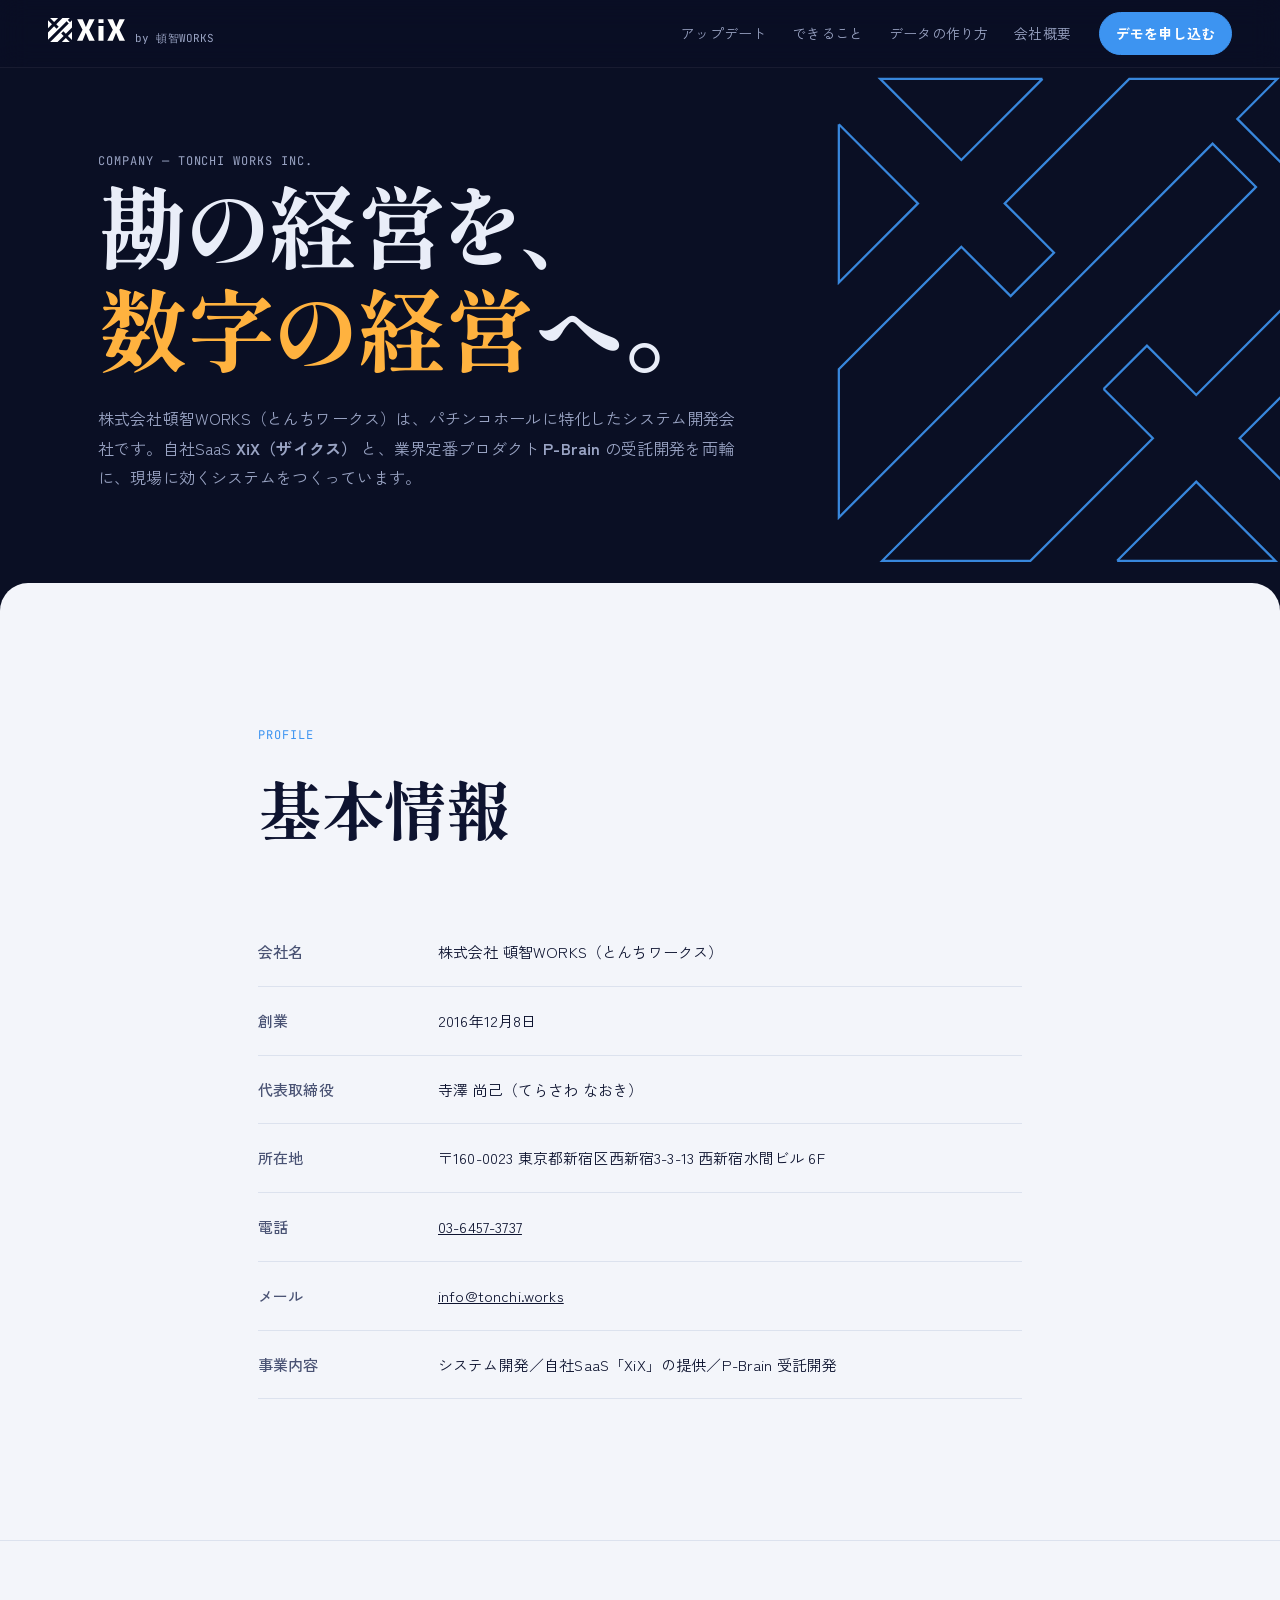
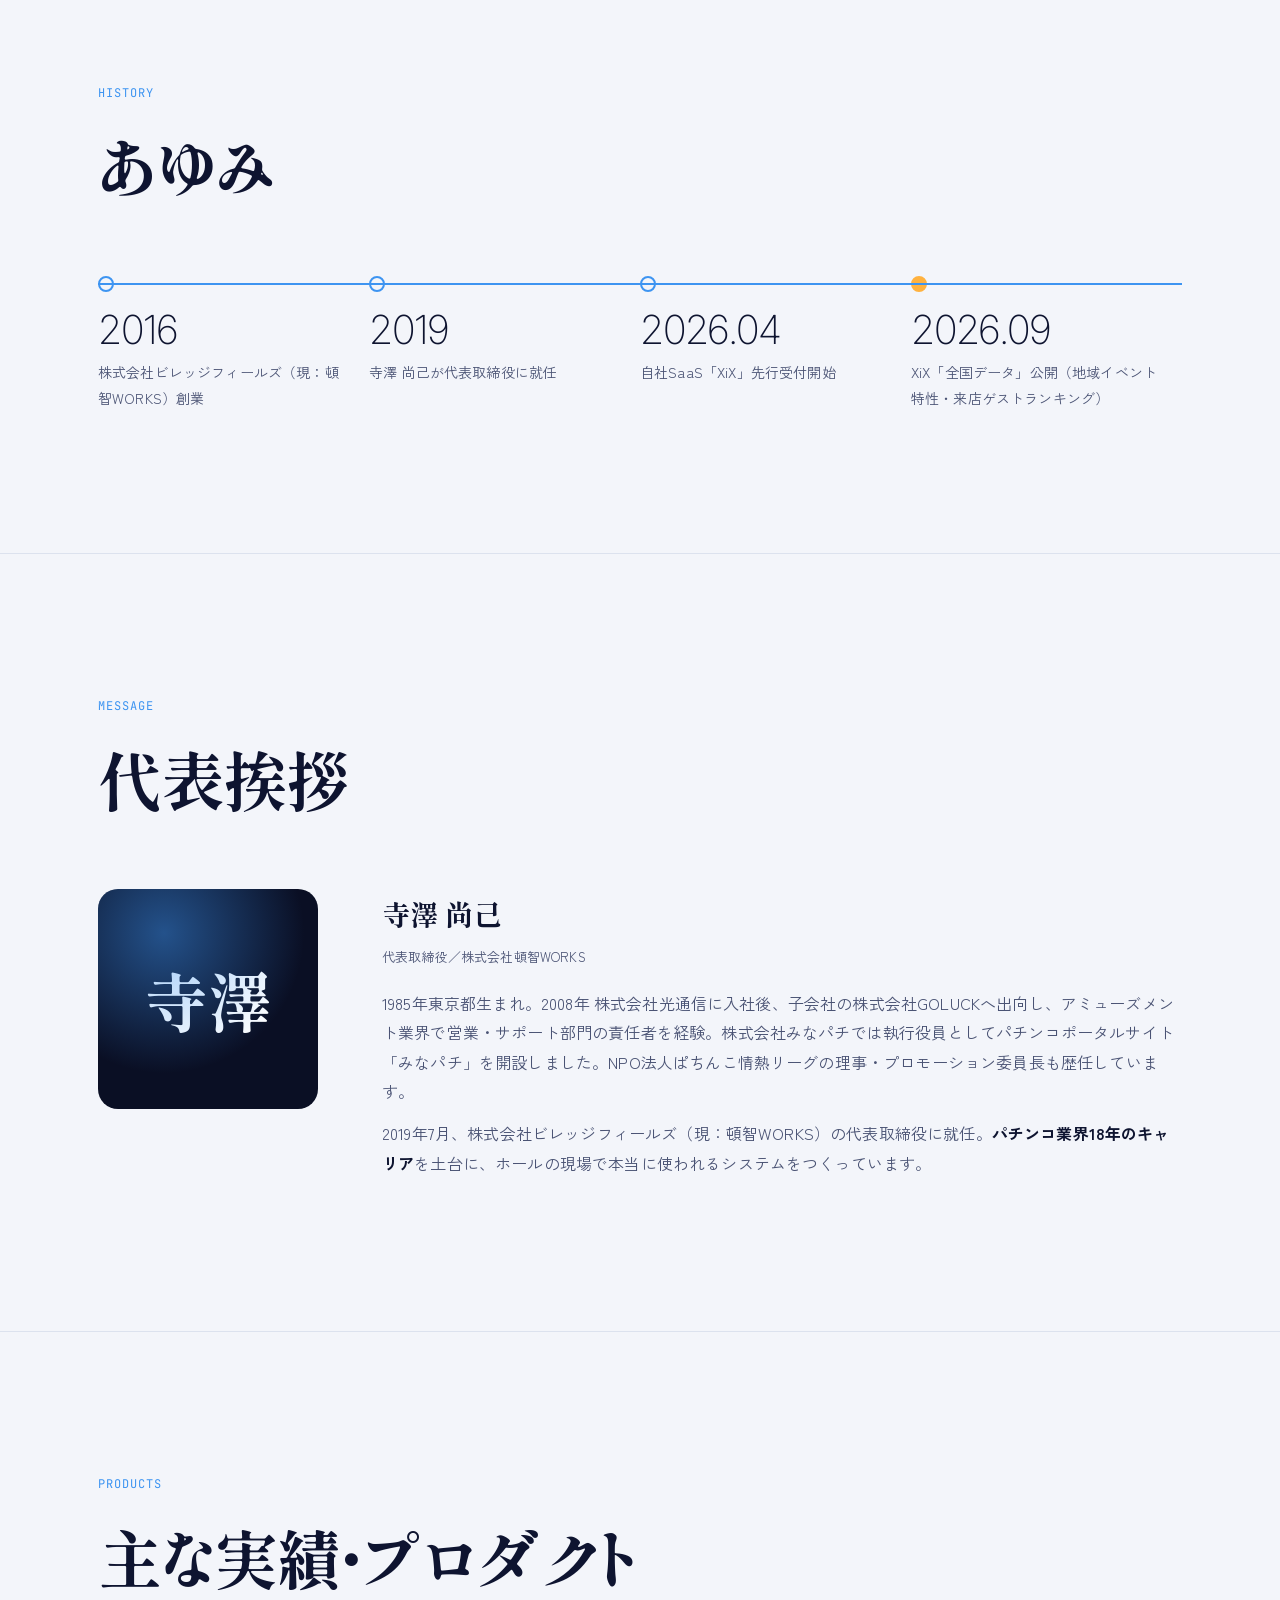
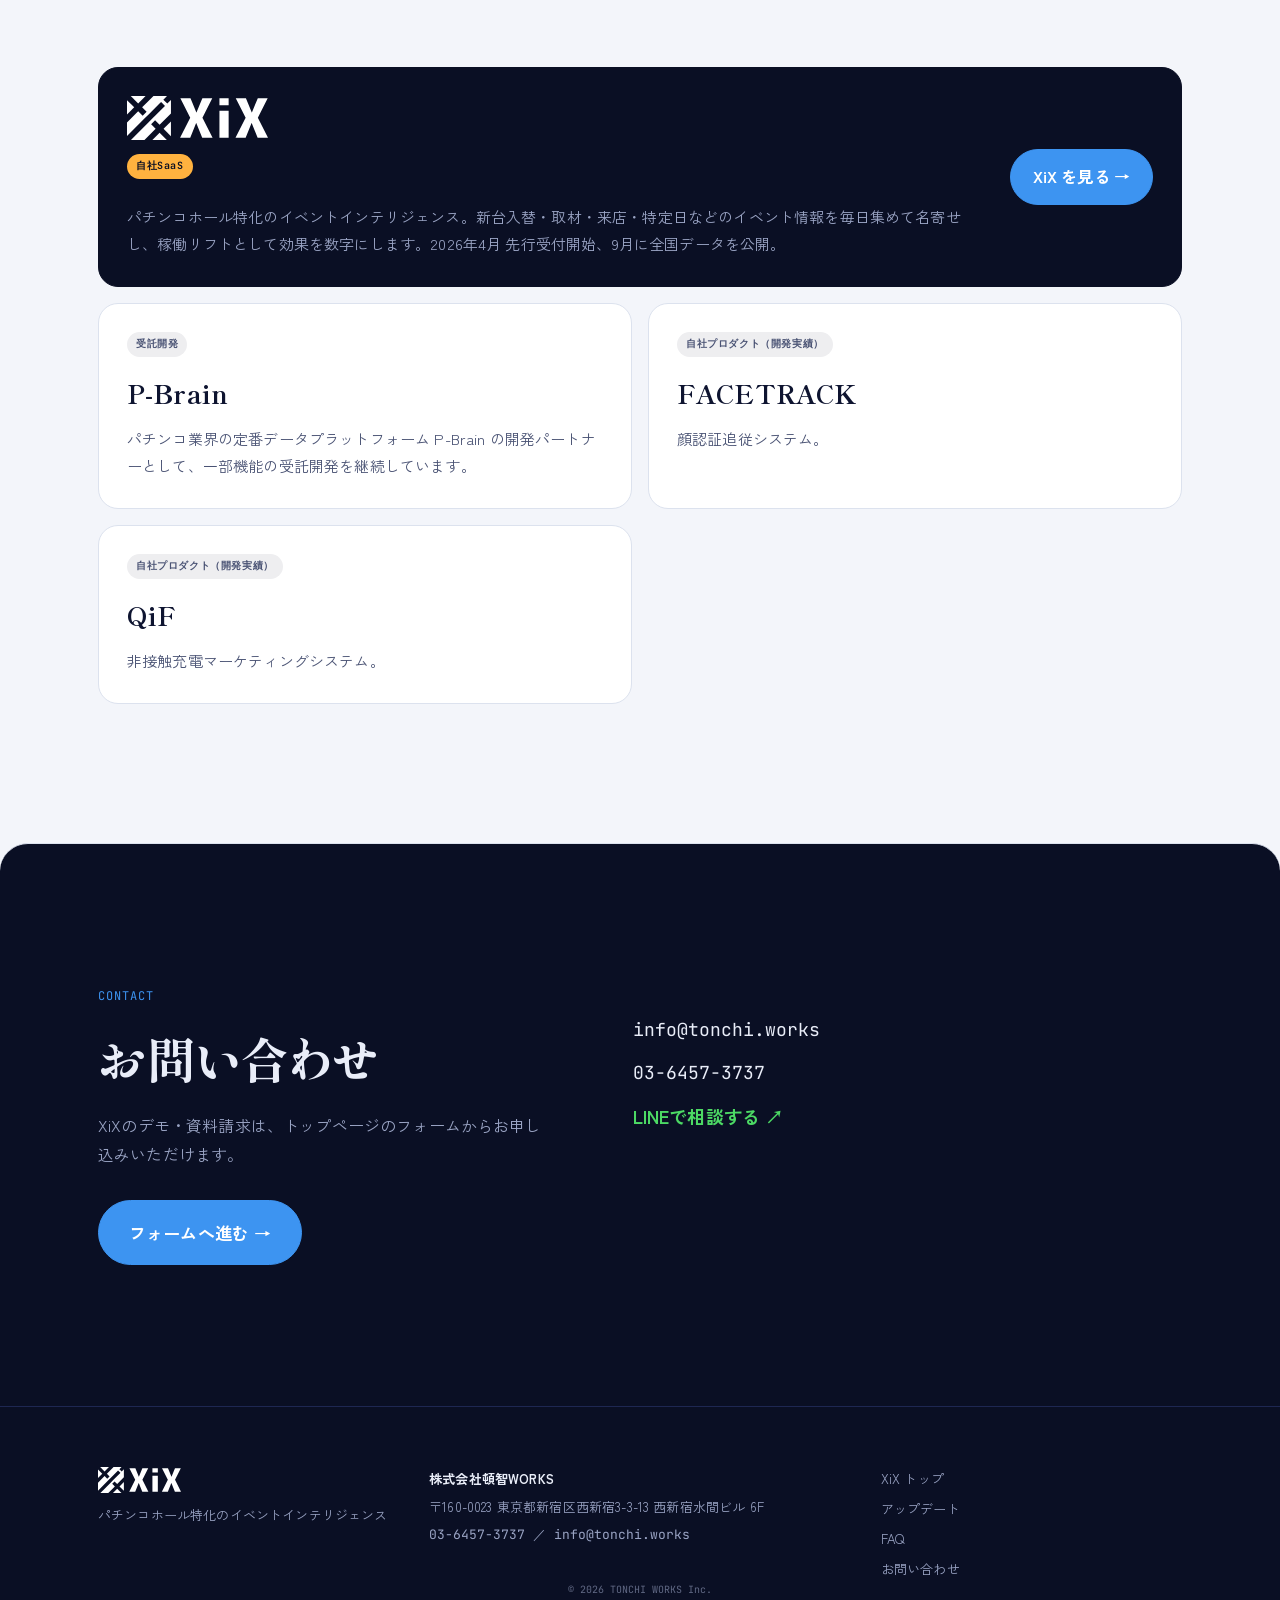
<file: about/index.html>
<!DOCTYPE html>
<html lang="ja">
<head>
<meta charset="UTF-8">
<meta name="viewport" content="width=device-width, initial-scale=1">
<title>会社概要｜株式会社頓智WORKS</title>
<meta name="description" content="株式会社頓智WORKSは、パチンコホールに特化したシステム開発会社です。自社SaaS「XiX」と、P-Brainの受託開発を両輪に、現場に効くシステムをつくっています。">
<meta name="theme-color" content="#0A0F24">
<link rel="icon" href="../img/favicon.svg" type="image/svg+xml">
<link rel="preconnect" href="https://fonts.googleapis.com">
<link rel="preconnect" href="https://fonts.gstatic.com" crossorigin>
<link href="https://fonts.googleapis.com/css2?family=Inter+Tight:wght@200;300;500;700&family=JetBrains+Mono:wght@400;600&family=Shippori+Mincho+B1:wght@500;700;800&family=Zen+Kaku+Gothic+New:wght@400;500;700&display=swap" rel="stylesheet">
<link rel="stylesheet" href="../css/style.css?v=1790474391">
<style>
  .co-hero { padding: 150px 0 90px; position: relative; overflow: hidden; }
  .co-hero h1 { font-family: var(--f-display); font-weight: 800; font-size: clamp(40px, 7vw, 96px); line-height: 1.15; letter-spacing: -.02em; margin: 0 0 26px; }
  .co-hero h1 em { font-style: normal; color: var(--amber); }
  .co-hero p { max-width: 640px; color: var(--on-ink-sub); margin: 0; }
  .co-mark { position: absolute; right: -60px; top: 60px; width: min(46vw, 520px); color: var(--ink-3); opacity: .9; pointer-events: none; }
  .co-mark polygon { fill: none; stroke: var(--signal); stroke-width: 1.2; }
  .co-table { width: 100%; border-collapse: collapse; }
  .co-table th, .co-table td { text-align: left; vertical-align: top; padding: 20px 0; border-bottom: 1px solid var(--line); font-size: 15px; }
  .co-table th { width: 180px; color: var(--sub); font-weight: 500; }
  .ceo { display: grid; grid-template-columns: 220px 1fr; gap: clamp(24px, 5vw, 64px); align-items: start; }
  .ceo-mono { aspect-ratio: 1; border-radius: 20px; background: var(--ink); color: #fff; display: grid; place-items: center; font-family: var(--f-display); font-size: 64px; font-weight: 800; position: relative; overflow: hidden; }
  .ceo-mono::after { content: ""; position: absolute; inset: 0; background: radial-gradient(circle at 30% 20%, rgba(61,148,241,.5), transparent 60%); }
  .ceo h3 { font-family: var(--f-display); font-size: 28px; margin: 0 0 4px; }
  .ceo .role { color: var(--sub); font-size: 13px; margin: 0 0 20px; }
  .ceo p { color: var(--sub); margin: 0 0 12px; }
  .ceo b { color: var(--text); }
  .tl { list-style: none; margin: 0; padding: 0; display: grid; grid-template-columns: repeat(4, 1fr); position: relative; }
  .tl::before { content: ""; position: absolute; left: 0; right: 0; top: 7px; height: 2px; background: var(--line); }
  .tl::after { content: ""; position: absolute; left: 0; top: 7px; height: 2px; background: var(--signal); width: 0; transition: width 2.2s cubic-bezier(.2,.8,.2,1); }
  .tl.in::after { width: 100%; }
  .tl li { position: relative; padding: 34px 20px 0 0; }
  .tl li::before { content: ""; position: absolute; left: 0; top: 0; width: 16px; height: 16px; border-radius: 50%; background: var(--paper); border: 2px solid var(--signal); }
  .tl li:last-child::before { background: var(--amber); border-color: var(--amber); }
  .tl time { font-family: var(--f-num); font-weight: 200; font-size: 40px; letter-spacing: -.03em; display: block; line-height: 1; margin-bottom: 10px; }
  .tl p { margin: 0; color: var(--sub); font-size: 14px; }
  .prods { display: grid; grid-template-columns: repeat(2, 1fr); gap: 16px; }
  .prod { background: var(--card); border: 1px solid var(--line); border-radius: 20px; padding: 28px; }
  .prod .tag { margin-bottom: 12px; }
  .prod h3 { font-family: var(--f-display); font-size: 26px; margin: 0 0 8px; }
  .prod p { margin: 0; color: var(--sub); font-size: 15px; }
  .prod.main { grid-column: span 2; background: var(--ink); color: var(--on-ink); border-color: var(--ink); display: grid; grid-template-columns: 1fr auto; gap: 24px; align-items: center; }
  .prod.main p { color: var(--on-ink-sub); }
  .prod.main img { height: 44px; width: auto; filter: invert(1); margin-bottom: 14px; }
  @media (max-width: 800px) {
    .ceo { grid-template-columns: 1fr; } .ceo-mono { max-width: 160px; }
    .tl { grid-template-columns: 1fr 1fr; row-gap: 30px; } .tl::before, .tl::after { display: none; }
    .prods { grid-template-columns: 1fr; } .prod.main { grid-column: auto; grid-template-columns: 1fr; }
    .co-table th { width: 110px; }
  }
</style>
</head>
<body>
<a class="skip" href="#main">本文へスキップ</a>
<header class="nav solid" id="nav">
  <a class="nav-brand" href="../" aria-label="XiX トップへ">
    <img src="../img/xix-logo.svg" alt="XiX" class="nav-logo">
    <span class="nav-by">by 頓智WORKS</span>
  </a>
  <nav class="nav-links" aria-label="サイト内">
    <a href="../#updates">アップデート</a>
    <a href="../#features">できること</a>
    <a href="../#how">データの作り方</a>
    <a href="./" aria-current="page">会社概要</a>
  </nav>
  <a class="btn btn-sm" href="../#contact">デモを申し込む</a>
</header>

<main id="main">
  <section class="co-hero">
    <div class="wrap">
      <p class="eyebrow mono">Company — TONCHI WORKS Inc.</p>
      <h1>勘の経営を、<br><em>数字の経営</em>へ。</h1>
      <p>株式会社頓智WORKS（とんちワークス）は、パチンコホールに特化したシステム開発会社です。自社SaaS <b>XiX（ザイクス）</b> と、業界定番プロダクト <b>P-Brain</b> の受託開発を両輪に、現場に効くシステムをつくっています。</p>
    </div>
    <svg class="co-mark" viewBox="-10 -10 276 276" aria-hidden="true">
      <polygon points="108.1 0 21.93 0 65.01 43.09 108.1 0"/><polygon points="0 24.12 0 108.1 41.99 66.11 0 24.12"/><polygon points="255.81 233.88 255.81 147.7 212.72 190.79 255.81 233.88"/><polygon points="140.51 164.63 163.53 141.6 189.7 167.77 255.81 101.66 255.81 23.02 234.54 44.28 211.52 21.26 232.78 0 154.14 0 88.03 66.11 114.2 92.28 91.18 115.3 65.01 89.13 0 154.14 0 232.79 104.33 128.45 104.33 128.45 127.35 105.43 127.35 105.43 198.37 34.42 221.39 57.44 220.83 58 150.38 128.45 127.35 151.47 56.12 222.7 56.13 222.7 23.02 255.81 101.66 255.81 166.67 190.79 140.51 164.63"/><polygon points="147.7 255.81 231.69 255.81 189.7 213.81 147.7 255.81"/>
    </svg>
  </section>

  <div class="paper">
    <section class="sec">
      <div class="wrap wrap-narrow">
        <header class="sec-head"><p class="eyebrow mono">Profile</p><h2 class="sec-title">基本情報</h2></header>
        <table class="co-table">
          <tr><th>会社名</th><td>株式会社 頓智WORKS（とんちワークス）</td></tr>
          <tr><th>創業</th><td>2016年12月8日</td></tr>
          <tr><th>代表取締役</th><td>寺澤 尚己（てらさわ なおき）</td></tr>
          <tr><th>所在地</th><td>〒160-0023 東京都新宿区西新宿3-3-13 西新宿水間ビル 6F</td></tr>
          <tr><th>電話</th><td><a href="tel:03-6457-3737">03-6457-3737</a></td></tr>
          <tr><th>メール</th><td><a href="mailto:info@tonchi.works">info@tonchi.works</a></td></tr>
          <tr><th>事業内容</th><td>システム開発／自社SaaS「XiX」の提供／P-Brain 受託開発</td></tr>
        </table>
      </div>
    </section>

    <section class="sec">
      <div class="wrap">
        <header class="sec-head"><p class="eyebrow mono">History</p><h2 class="sec-title">あゆみ</h2></header>
        <ol class="tl" id="tl">
          <li><time>2016</time><p>株式会社ビレッジフィールズ（現：頓智WORKS）創業</p></li>
          <li><time>2019</time><p>寺澤 尚己が代表取締役に就任</p></li>
          <li><time>2026.04</time><p>自社SaaS「XiX」先行受付開始</p></li>
          <li><time>2026.09</time><p>XiX「全国データ」公開（地域イベント特性・来店ゲストランキング）</p></li>
        </ol>
      </div>
    </section>

    <section class="sec">
      <div class="wrap">
        <header class="sec-head"><p class="eyebrow mono">Message</p><h2 class="sec-title">代表挨拶</h2></header>
        <div class="ceo">
          <div class="ceo-mono" aria-hidden="true">寺澤</div>
          <div>
            <h3>寺澤 尚己</h3>
            <p class="role">代表取締役／株式会社頓智WORKS</p>
            <p>1985年東京都生まれ。2008年 株式会社光通信に入社後、子会社の株式会社GOLUCKへ出向し、アミューズメント業界で営業・サポート部門の責任者を経験。株式会社みなパチでは執行役員としてパチンコポータルサイト「みなパチ」を開設しました。NPO法人ぱちんこ情熱リーグの理事・プロモーション委員長も歴任しています。</p>
            <p>2019年7月、株式会社ビレッジフィールズ（現：頓智WORKS）の代表取締役に就任。<b>パチンコ業界18年のキャリア</b>を土台に、ホールの現場で本当に使われるシステムをつくっています。</p>
          </div>
        </div>
      </div>
    </section>

    <section class="sec">
      <div class="wrap">
        <header class="sec-head"><p class="eyebrow mono">Products</p><h2 class="sec-title">主な実績・プロダクト</h2></header>
        <div class="prods">
          <div class="prod main">
            <div>
              <img src="../img/xix-logo.svg" alt="XiX">
              <span class="tag tag-new">自社SaaS</span>
              <p style="margin-top:12px">パチンコホール特化のイベントインテリジェンス。新台入替・取材・来店・特定日などのイベント情報を毎日集めて名寄せし、稼働リフトとして効果を数字にします。2026年4月 先行受付開始、9月に全国データを公開。</p>
            </div>
            <a class="btn" href="../">XiX を見る →</a>
          </div>
          <div class="prod"><span class="tag">受託開発</span><h3>P-Brain</h3><p>パチンコ業界の定番データプラットフォーム P-Brain の開発パートナーとして、一部機能の受託開発を継続しています。</p></div>
          <div class="prod"><span class="tag">自社プロダクト（開発実績）</span><h3>FACETRACK</h3><p>顔認証追従システム。</p></div>
          <div class="prod"><span class="tag">自社プロダクト（開発実績）</span><h3>QiF</h3><p>非接触充電マーケティングシステム。</p></div>
        </div>
      </div>
    </section>

    <section class="sec sec-contact">
      <div class="wrap contact-grid">
        <div class="contact-text">
          <p class="eyebrow mono">Contact</p>
          <h2 class="sec-title">お問い合わせ</h2>
          <p>XiXのデモ・資料請求は、トップページのフォームからお申し込みいただけます。</p>
          <a class="btn btn-lg" href="../#contact" style="margin-top:14px">フォームへ進む →</a>
        </div>
        <div class="contact-alt" style="font-size:18px">
          <a href="mailto:info@tonchi.works" class="mono">info@tonchi.works</a>
          <a href="tel:03-6457-3737" class="mono">03-6457-3737</a>
          <a href="https://lin.ee/xaWMqdW" target="_blank" rel="noopener" class="alt-line">LINEで相談する ↗</a>
        </div>
      </div>
    </section>
  </div>
</main>

<footer class="foot">
  <div class="wrap foot-grid">
    <div><img src="../img/xix-logo.svg" alt="XiX" class="foot-logo"><p>パチンコホール特化のイベントインテリジェンス</p></div>
    <div class="foot-co">
      <p><b>株式会社頓智WORKS</b></p>
      <p>〒160-0023 東京都新宿区西新宿3-3-13 西新宿水間ビル 6F</p>
      <p class="mono">03-6457-3737 ／ info@tonchi.works</p>
    </div>
    <nav class="foot-nav" aria-label="フッター"><a href="../">XiX トップ</a><a href="../#updates">アップデート</a><a href="../#faq">FAQ</a><a href="../#contact">お問い合わせ</a></nav>
  </div>
  <p class="foot-copy mono">© 2026 TONCHI WORKS Inc.</p>
</footer>
<script>
  // あゆみのレールを伸ばし、マークの線を描く
  (function () {
    var tl = document.getElementById('tl');
    if (!('IntersectionObserver' in window)) { tl.classList.add('in'); return; }
    new IntersectionObserver(function (es, io) { if (es[0].isIntersecting) { tl.classList.add('in'); io.disconnect(); } }, { threshold: .4 }).observe(tl);
    var reduce = matchMedia('(prefers-reduced-motion: reduce)').matches;
    document.querySelectorAll('.co-mark polygon').forEach(function (p, i) {
      var L = p.getTotalLength(); p.style.strokeDasharray = L; p.style.strokeDashoffset = reduce ? 0 : L;
      if (!reduce) { p.style.transition = 'stroke-dashoffset 2.4s cubic-bezier(.6,0,.2,1) ' + (i * .25) + 's'; requestAnimationFrame(function () { requestAnimationFrame(function () { p.style.strokeDashoffset = 0; }); }); }
    });
  })();
</script>
</body>
</html>
</file>
<file: css/style.css>
[hidden] { display: none !important; }
/* =========================================================
   XiX / tnc-works.com — 2026 秋リニューアル
   Tokens: ink(夜のホール) / signal(XiXブルー) / amber(イベントの点灯) / paper(整ったデータ)
   ========================================================= */
:root {
  --ink: #0A0F24;
  --ink-2: #131A3B;
  --ink-3: #1E2752;
  --signal: #3D94F1;
  --signal-soft: #A9CDF8;
  --amber: #FFB23F;
  --coral: #FF5A6E;
  --paper: #F3F5FA;
  --card: #FFFFFF;
  --line: #DCE2EE;
  --text: #0E1430;
  --muted: #8A93AD;
  --sub: #4A5374;
  --on-ink: #E9EDF8;
  --on-ink-sub: #9AA4C4;

  --f-display: "Shippori Mincho B1", "Hiragino Mincho ProN", "Yu Mincho", serif;
  --f-num: "Inter Tight", "Helvetica Neue", sans-serif;
  --f-body: "Zen Kaku Gothic New", "Hiragino Sans", "Yu Gothic", sans-serif;
  --f-mono: "JetBrains Mono", ui-monospace, "SFMono-Regular", monospace;

  --r: 14px;
  --ease: cubic-bezier(.2,.8,.2,1);
  --wrap: 1180px;
  --gutter: clamp(16px, 4vw, 48px);
}

*, *::before, *::after { box-sizing: border-box; }
html { -webkit-text-size-adjust: 100%; scroll-padding-top: 80px; }
body {
  margin: 0; background: var(--ink); color: var(--on-ink);
  font-family: var(--f-body); font-size: 16px; line-height: 1.85; letter-spacing: .01em; font-feature-settings: 'palt' 1;
  overflow-x: hidden;
}
img, svg { display: block; max-width: 100%; }
a { color: inherit; }
button { font: inherit; color: inherit; }
b { font-weight: 700; }
.mono { font-family: var(--f-mono); letter-spacing: 0; }
.dim { opacity: .6; }
.fine { display: block; font-size: 12px; color: var(--muted); line-height: 1.7; margin-top: 10px; }
.pc { display: none; }
@media (min-width: 900px) { .pc { display: inline; } }

.skip { position: absolute; left: -999px; top: 8px; z-index: 100; background: var(--amber); color: var(--ink); padding: 8px 14px; border-radius: 8px; }
.skip:focus { left: 8px; }
:focus-visible { outline: 3px solid var(--amber); outline-offset: 3px; border-radius: 6px; }

.wrap { max-width: var(--wrap); margin: 0 auto; padding: 0 var(--gutter); }
.wrap-narrow { max-width: 860px; }

/* ---------- buttons ---------- */
.btn {
  display: inline-flex; align-items: center; gap: .6em; justify-content: center;
  background: var(--signal); color: #fff; text-decoration: none; font-weight: 700;
  padding: 12px 22px; border-radius: 999px; border: 1.5px solid var(--signal);
  transition: transform .3s var(--ease), background .3s, box-shadow .3s;
  cursor: pointer; white-space: nowrap;
}
.btn:hover { transform: translateY(-2px); box-shadow: 0 10px 30px -10px rgba(61,148,241,.8); }
.btn .arr { transition: transform .3s var(--ease); }
.btn:hover .arr { transform: translateX(4px); }
.btn-sm { padding: 8px 16px; font-size: 14px; }
.btn-lg { padding: 16px 30px; font-size: 17px; }
.btn-block { width: 100%; }
.btn-ghost { background: transparent; color: inherit; border-color: currentColor; }
.btn-ghost:hover { background: rgba(255,255,255,.08); box-shadow: none; }
.paper .btn-ghost:hover { background: rgba(14,20,48,.05); }

/* ---------- nav ---------- */
.nav {
  position: fixed; inset: 0 0 auto 0; z-index: 50; height: 68px;
  display: flex; align-items: center; gap: 28px; padding: 0 var(--gutter);
  transition: background .4s, backdrop-filter .4s, color .4s, border-color .4s;
  border-bottom: 1px solid transparent;
}
.nav.solid { background: rgba(10,15,36,.72); backdrop-filter: blur(14px); -webkit-backdrop-filter: blur(14px); border-bottom-color: rgba(255,255,255,.06); }
.nav-brand { display: flex; align-items: baseline; gap: 10px; text-decoration: none; }
.nav-logo { height: 24px; width: auto; filter: invert(1); }
.nav-by { font-size: 11px; color: var(--on-ink-sub); font-family: var(--f-mono); }
.nav-links { display: flex; gap: 26px; margin-left: auto; font-size: 14px; }
.nav-links a { text-decoration: none; color: var(--on-ink-sub); transition: color .2s; }
.nav-links a:hover { color: #fff; }
.nav-toggle { display: none; margin-left: auto; width: 44px; height: 44px; background: none; border: 0; cursor: pointer; position: relative; }
.nav-toggle span { position: absolute; left: 11px; right: 11px; height: 2px; background: #fff; transition: transform .3s; }
.nav-toggle span:first-child { top: 17px; } .nav-toggle span:last-child { top: 26px; }
.nav-toggle[aria-expanded="true"] span:first-child { transform: translateY(4.5px) rotate(45deg); }
.nav-toggle[aria-expanded="true"] span:last-child { transform: translateY(-4.5px) rotate(-45deg); }
.drawer { position: fixed; inset: 68px 0 auto 0; z-index: 49; background: var(--ink); padding: 12px var(--gutter) 28px; display: grid; gap: 4px; border-bottom: 1px solid var(--ink-3); }
.drawer[hidden] { display: none; }
@media (min-width: 901px) { .drawer { display: none; } }
.drawer a { padding: 14px 0; text-decoration: none; border-bottom: 1px solid var(--ink-3); }
.drawer .btn { margin-top: 16px; border-bottom: 0; }
@media (max-width: 900px) {
  .nav-links, .nav > .btn-sm { display: none; }
  .nav-toggle { display: block; }
}

/* ---------- 3D stage ---------- */
.stage { position: fixed; inset: 0; z-index: 0; pointer-events: none; }
.stage canvas { width: 100%; height: 100%; display: block; }
.stage-vignette { position: absolute; inset: 0; background: radial-gradient(120% 90% at 70% 40%, transparent 40%, rgba(10,15,36,.75) 100%); }
main, .foot { position: relative; z-index: 1; }

/* ---------- hero ---------- */
.hero { min-height: 100svh; display: flex; align-items: center; padding: 110px var(--gutter) 90px; position: relative; }
.hero-inner { max-width: var(--wrap); margin: 0 auto; width: 100%; }
.eyebrow { font-size: 12px; font-weight: 400; letter-spacing: .08em; text-transform: uppercase; color: var(--signal); margin: 0 0 22px; display: flex; align-items: center; gap: 10px; }
.dot { width: 8px; height: 8px; border-radius: 50%; background: var(--amber); display: inline-block; }
.dot.live { box-shadow: 0 0 0 0 rgba(255,178,63,.7); animation: pulse 1.8s infinite; }
@keyframes pulse { 70% { box-shadow: 0 0 0 10px rgba(255,178,63,0); } 100% { box-shadow: 0 0 0 0 rgba(255,178,63,0); } }

.hero-title {
  font-family: var(--f-display); font-weight: 800; letter-spacing: -.02em; margin: 0 0 30px;
  font-size: clamp(42px, 8.4vw, 120px); line-height: 1.12; font-weight: 800; letter-spacing: -.03em;
}
.hero-title .line { display: block; overflow: hidden; padding-bottom: .04em; }
.hero-title .scramble { display: inline-block; }
.hero-title .accent { color: var(--amber); }
.scramble .ch { display: inline-block; font-weight: 800; transition: font-weight .35s cubic-bezier(.2,.8,.2,1), color .35s; }
.scramble .ch.noise { color: var(--signal); font-weight: 500; opacity: .6; transition: none; }
.hero-lead { max-width: 640px; font-size: clamp(15px, 1.6vw, 18px); color: var(--on-ink-sub); margin: 0 0 36px; }
.hero-lead b { color: var(--on-ink); }
.nowrap { white-space: nowrap; }
.hero-cta { display: flex; gap: 14px; flex-wrap: wrap; }
.hero-note { margin-top: 42px; font-size: 11px; color: var(--on-ink-sub); opacity: .8; }
.scroll-cue { position: absolute; bottom: 26px; left: 50%; transform: translateX(-50%); font-size: 10px; letter-spacing: .3em; color: var(--on-ink-sub); display: grid; justify-items: center; gap: 10px; }
.scroll-cue span { width: 1px; height: 44px; background: linear-gradient(var(--signal), transparent); animation: cue 2s var(--ease) infinite; transform-origin: top; }
@keyframes cue { 0% { transform: scaleY(0); } 60% { transform: scaleY(1); opacity: 1; } 100% { transform: scaleY(1); opacity: 0; } }

/* ---------- story (particles morph) ---------- */
.story { position: relative; }
.story-step {
  min-height: 100svh; display: flex; flex-direction: column; justify-content: center;
  max-width: var(--wrap); margin: 0 auto; padding: 0 var(--gutter);
}
.story-step > * { max-width: 640px; }
.story-step h2 { font-family: var(--f-display); font-weight: 800; letter-spacing: -.02em; font-size: clamp(24px, 3vw, 38px); line-height: 1.3; margin: 0 0 20px; }
.story-step p { color: var(--on-ink-sub); margin: 0; }
.story-step .step-tag { font-size: 12px; color: var(--amber); margin-bottom: 16px; }
.story-step { opacity: .25; transition: opacity .6s; }
.story-step.on { opacity: 1; }
.story-step > * { background: linear-gradient(90deg, rgba(10,15,36,.72), rgba(10,15,36,0)); }
@media (max-width: 700px) {
  .story-step > * { background: rgba(10,15,36,.6); }
  .story-step h2, .story-step p { padding: 0 4px; }
}

/* ---------- ticker ---------- */
.ticker { position: relative; overflow: hidden; background: var(--amber); color: var(--ink); padding: 14px 0; font-size: 14px; font-weight: 600; transform: rotate(-1.2deg) scale(1.02); margin: 40px 0 -20px; z-index: 2; }
.ticker-track { display: flex; gap: 26px; width: max-content; animation: tick 38s linear infinite; align-items: center; }
.ticker i { width: 7px; height: 7px; background: var(--ink); border-radius: 50%; }
@keyframes tick { to { transform: translateX(-50%); } }

/* ---------- paper (light data world) ---------- */
.paper { background: var(--paper); color: var(--text); position: relative; z-index: 1; border-radius: 28px 28px 0 0; }
.paper .eyebrow { color: var(--signal); }
.sec { padding: clamp(80px, 11vw, 150px) 0; }
.sec + .sec { border-top: 1px solid var(--line); }
.sec-head { margin-bottom: clamp(40px, 6vw, 72px); max-width: 780px; }
.sec-title { font-family: var(--f-display); font-weight: 800; font-size: clamp(32px, 5vw, 64px); line-height: 1.22; letter-spacing: -.02em; margin: 0 0 22px; }
.sec-title em { font-style: normal; color: var(--signal); }
.sec-lead { color: var(--sub); font-size: 16px; margin: 0; max-width: 640px; }
.reveal-type .w { display: inline-block; overflow: hidden; vertical-align: top; }
.reveal-type .w > span { display: inline-block; }

.tag { display: inline-block; font-family: var(--f-mono); font-size: 10px; font-weight: 600; letter-spacing: .06em; padding: 3px 9px; border-radius: 99px; background: rgba(14,20,48,.07); color: var(--sub); vertical-align: middle; }
.tag-new { background: var(--amber); color: var(--ink); }

/* changelog */
.changelog { list-style: none; margin: 0; padding: 0; position: relative; }
.changelog::before { content: ""; position: absolute; left: 118px; top: 8px; bottom: 8px; width: 2px; background: var(--line); }
.changelog .cl-rail { position: absolute; left: 118px; top: 8px; width: 2px; background: var(--signal); height: 0; }
.cl-item { display: grid; grid-template-columns: 100px 1fr; gap: 38px; padding: 22px 0; position: relative; }
.cl-item::before { content: ""; position: absolute; left: 112px; top: 32px; width: 14px; height: 14px; border-radius: 50%; background: var(--paper); border: 2px solid var(--muted); z-index: 1; }
.cl-major::before { border-color: var(--amber); background: var(--amber); box-shadow: 0 0 0 6px rgba(255,178,63,.2); }
.cl-item time { font-size: 13px; color: var(--sub); padding-top: 4px; text-align: right; }
.cl-body h3 { font-size: 20px; margin: 8px 0 6px; }
.cl-major .cl-body h3 { font-size: clamp(22px, 2.6vw, 28px); }
.cl-body p { margin: 0; color: var(--sub); max-width: 680px; }
.cl-link { display: inline-block; margin-top: 10px; font-weight: 700; color: var(--signal); text-decoration: none; }
.cl-link:hover { text-decoration: underline; }
@media (max-width: 640px) {
  .changelog::before, .changelog .cl-rail { left: 6px; }
  .cl-item { grid-template-columns: 1fr; gap: 0; padding-left: 30px; }
  .cl-item::before { left: 0; top: 26px; }
  .cl-item time { text-align: left; }
}

/* ---------- features ---------- */
.feat { display: grid; grid-template-columns: 5fr 7fr; gap: clamp(32px, 6vw, 90px); align-items: center; padding: clamp(40px, 6vw, 80px) 0; }
.feat-rev { grid-template-columns: 7fr 5fr; }
.feat-rev .feat-text { order: 2; }
.feat-kicker { font-size: 12px; color: var(--signal); margin: 0 0 14px; display: flex; gap: 8px; align-items: center; flex-wrap: wrap; }
.feat h3 { font-family: var(--f-display); font-weight: 800; letter-spacing: -.02em; font-size: clamp(26px, 3.2vw, 40px); line-height: 1.3; margin: 0 0 18px; }
.feat-text > p { color: var(--sub); margin: 0 0 20px; }
.checks { list-style: none; padding: 0; margin: 0; display: grid; gap: 8px; }
.checks li { padding-left: 26px; position: relative; font-size: 15px; }
.checks li::before { content: ""; position: absolute; left: 2px; top: .62em; width: 12px; height: 6px; border-left: 2px solid var(--signal); border-bottom: 2px solid var(--signal); transform: rotate(-45deg); }
@media (max-width: 900px) {
  .feat, .feat-rev { grid-template-columns: 1fr; }
  .feat-rev .feat-text { order: 0; }
}

/* controls */
.ctrl { display: grid; gap: 8px; margin-top: 8px; }
.ctrl-label { font-size: 12px; color: var(--muted); margin: 8px 0 0; }
.seg { display: inline-flex; flex-wrap: wrap; background: #E6EAF3; border-radius: 12px; padding: 4px; gap: 2px; width: fit-content; max-width: 100%; }
.seg button { border: 0; background: transparent; padding: 8px 14px; border-radius: 9px; font-size: 14px; cursor: pointer; color: var(--sub); transition: background .25s, color .25s; }
.seg button[aria-checked="true"] { background: var(--card); color: var(--text); font-weight: 700; box-shadow: 0 2px 8px -2px rgba(14,20,48,.2); }
.chips { display: flex; flex-wrap: wrap; gap: 8px; }
.chip { border: 1.5px solid var(--line); background: var(--card); padding: 6px 13px; border-radius: 99px; font-size: 13px; cursor: pointer; transition: all .2s; }
.chip.on { background: var(--text); color: #fff; border-color: var(--text); }

/* mock window */
.mock {
  background: var(--card); border-radius: 18px; border: 1px solid var(--line);
  box-shadow: 0 40px 80px -40px rgba(14,20,48,.35), 0 2px 0 rgba(255,255,255,.8) inset;
  padding: 18px; position: relative; overflow: hidden;
  transform-style: preserve-3d; will-change: transform;
}
.mock-bar { display: flex; justify-content: space-between; align-items: center; font-size: 12px; margin-bottom: 14px; gap: 10px; }
.legend { display: flex; gap: 6px; align-items: center; font-size: 11px; color: var(--sub); }
.legend i { width: 10px; height: 10px; border-radius: 3px; display: inline-block; margin-left: 8px; }
.c-own { background: var(--signal); } .c-rival { background: var(--coral); }

/* calendar mock */
.cal-head, .cal-grid { display: grid; grid-template-columns: repeat(7, 1fr); gap: 5px; }
.cal-head { font-size: 10px; color: var(--muted); margin-bottom: 5px; text-align: center; }
.cal-head .sat { color: var(--signal); } .cal-head .sun { color: var(--coral); }
.cal-cell { background: #F6F8FC; border-radius: 8px; min-height: 64px; padding: 5px; display: flex; flex-direction: column; gap: 3px; }
.cal-cell.off { background: transparent; }
.cal-cell .d { font-family: var(--f-mono); font-size: 10px; color: var(--muted); }
.cal-cell .d.z { color: var(--amber); font-weight: 800; }
.ev { font-size: 9.5px; line-height: 1.35; border-radius: 4px; padding: 2px 4px; color: #fff; white-space: nowrap; overflow: hidden; text-overflow: ellipsis; }
.ev.own { background: var(--signal); } .ev.rival { background: var(--coral); }
@media (max-width: 520px) { .ev { font-size: 0; height: 6px; padding: 0; } .cal-cell { min-height: 46px; } }

/* area mock */
.mock-area { display: grid; grid-template-columns: 1.25fr 1fr; gap: 12px; align-items: center; background: #F7F9FD; }
.area-map svg { width: 100%; height: auto; }
.area-map path { stroke: #fff; stroke-width: 3; cursor: pointer; transition: fill .5s, opacity .3s; }
.area-map g:hover path { opacity: .8; }
.area-map g { opacity: 0; transform: translateY(14px); transition: opacity .5s var(--d, 0ms), transform .7s cubic-bezier(.3,1.6,.5,1) var(--d, 0ms); }
.area-map svg.in g { opacity: 1; transform: none; }
.area-map g.sel path { stroke: var(--text); stroke-width: 6; }
.area-card { background: var(--card); border-radius: 14px; padding: 18px; border: 1px solid var(--line); }
.area-card p { margin: 0; }
.area-pref { font-size: 13px; color: var(--sub); }
.area-lift { font-family: var(--f-num); font-weight: 200; letter-spacing: -.04em; font-size: clamp(40px, 5vw, 58px); line-height: 1.1; margin: 6px 0 4px !important; color: var(--text); }
.area-lift .mono { font-family: var(--f-num); }
.area-lift small { font-family: var(--f-body); font-size: 12px; color: var(--muted); margin-left: 4px; }
.area-people { font-size: 14px; }
.area-people b { color: var(--signal); font-size: 20px; }
.area-nat { font-size: 11px; color: var(--muted); margin-top: 8px !important; }
.area-scale { display: flex; height: 6px; border-radius: 3px; overflow: hidden; margin-top: 12px; }
@media (max-width: 560px) { .mock-area { grid-template-columns: 1fr; } }

/* guest ranking */
.g-list { list-style: none; margin: 0; padding: 0; display: grid; gap: 6px; position: relative; }
.g-row { display: grid; grid-template-columns: 26px 34px 1fr 1.1fr 44px; gap: 10px; align-items: center; padding: 8px 10px; border-radius: 10px; background: #F6F8FC; font-size: 13px; }
.g-row .pos { font-family: var(--f-mono); font-size: 11px; color: var(--muted); }
.g-rank { width: 30px; height: 30px; border-radius: 8px; display: grid; place-items: center; font-family: var(--f-mono); font-weight: 800; font-size: 13px; color: #fff; }
.rk-S { background: linear-gradient(135deg, #FFB23F, #FF7A3F); } .rk-A { background: #3D94F1; } .rk-B { background: #6F7FD6; } .rk-C { background: #9AA4C4; } .rk-D { background: #C3C9DA; color: var(--text); }
.g-name b { display: block; font-size: 13px; }
.g-name small { color: var(--muted); font-size: 10.5px; }
.g-bar { height: 8px; background: #E4E8F2; border-radius: 4px; overflow: hidden; }
.g-bar i { display: block; height: 100%; background: var(--signal); border-radius: 4px; transition: width .7s var(--ease); }
.g-score { font-family: var(--f-mono); font-weight: 600; text-align: right; font-size: 13px; }
@media (max-width: 480px) { .g-row { grid-template-columns: 20px 30px 1fr 40px; } .g-bar { display: none; } }

/* video */
.mock-video { background: var(--ink); color: var(--on-ink); border-color: var(--ink-3); }
.buzz { background: var(--amber); color: var(--ink); padding: 2px 8px; border-radius: 4px; font-size: 10px; font-weight: 800; }
.v-chart .grid line { stroke: rgba(255,255,255,.07); }
.v-chart .axis text { fill: var(--on-ink-sub); font-family: var(--f-mono); font-size: 10px; }
.v-chart .ln { fill: none; stroke-width: 2.5; stroke-linejoin: round; stroke-linecap: round; }
.v-chart .area { opacity: .18; }
.v-legend { display: flex; gap: 16px; font-size: 11px; margin-top: 8px; color: var(--on-ink-sub); }
.v-legend i { width: 10px; height: 3px; display: inline-block; margin-right: 6px; vertical-align: middle; border-radius: 2px; }

/* hall rows */
.h-rows { display: grid; gap: 10px; }
.h-row { display: grid; grid-template-columns: 88px 1fr; gap: 10px; align-items: center; font-size: 12px; }
.h-row .h-name { color: var(--sub); white-space: nowrap; overflow: hidden; text-overflow: ellipsis; }
.h-row.own .h-name { color: var(--text); font-weight: 700; }
.h-track { position: relative; height: 26px; background: #F6F8FC; border-radius: 6px; }
.h-mark { position: absolute; top: 4px; width: 10px; height: 18px; border-radius: 3px; transform: translateX(-50%); }
.h-mark.t-news { background: var(--signal); } .h-mark.t-guest { background: var(--amber); } .h-mark.t-new { background: var(--coral); } .h-mark.t-day { background: #6F7FD6; }
.h-axis { display: flex; justify-content: space-between; padding-left: 98px; font-size: 10px; color: var(--muted); margin-top: 8px; }
.h-legend { display: flex; gap: 12px; flex-wrap: wrap; font-size: 11px; color: var(--sub); margin-top: 12px; }
.h-legend i { width: 9px; height: 9px; border-radius: 2px; display: inline-block; margin-right: 5px; }

/* ---------- numbers ---------- */
.sec-numbers { background: var(--ink); color: var(--on-ink); border-top: 0 !important; }
.sec-numbers .eyebrow { color: var(--amber); }
.nums { display: grid; grid-template-columns: repeat(3, 1fr); border-top: 1px solid var(--ink-3); }
.num { padding: 34px 10px 30px 0; border-bottom: 1px solid var(--ink-3); display: grid; gap: 6px; }
.num .n { font-family: var(--f-num); font-size: clamp(44px, 6.4vw, 96px); font-weight: 200; line-height: 1; letter-spacing: -.04em; color: #fff; }
.num .u { font-size: 13px; color: var(--on-ink-sub); }
.num:nth-child(3n+2), .num:nth-child(3n+3) { padding-left: 24px; border-left: 1px solid var(--ink-3); }
@media (max-width: 700px) {
  .nums { grid-template-columns: 1fr 1fr; }
  .num:nth-child(n) { padding-left: 0; border-left: 0; }
  .num:nth-child(2n) { padding-left: 16px; border-left: 1px solid var(--ink-3); }
}

/* ---------- pipeline ---------- */
.pipe { position: relative; margin-bottom: 70px; }
.pipe-line { position: absolute; left: 0; right: 0; top: 14px; height: 40px; width: 100%; }
.pl-base { stroke: var(--line); stroke-width: 2; fill: none; }
.pl-flow { stroke: var(--signal); stroke-width: 3; fill: none; stroke-dasharray: 6 14; animation: flow 1.4s linear infinite; }
@keyframes flow { to { stroke-dashoffset: -40; } }
.pipe-steps { list-style: none; margin: 0; padding: 0; display: grid; grid-template-columns: repeat(5, 1fr); gap: 18px; position: relative; }
.pipe-steps li { padding-top: 0; }
.ps-n { width: 68px; height: 68px; border-radius: 50%; background: var(--card); border: 2px solid var(--line); display: grid; place-items: center; font-size: 20px; font-weight: 800; color: var(--signal); margin-bottom: 18px; transition: all .5s var(--ease); }
.pipe-steps li.lit .ps-n { background: var(--signal); color: #fff; border-color: var(--signal); box-shadow: 0 0 0 8px rgba(61,148,241,.15); }
.pipe-steps li:nth-child(4).lit .ps-n { background: var(--amber); border-color: var(--amber); color: var(--ink); box-shadow: 0 0 0 8px rgba(255,178,63,.2); }
.pipe-steps h3 { font-size: 18px; margin: 0 0 6px; }
.pipe-steps p { margin: 0; font-size: 14px; color: var(--sub); line-height: 1.7; }
@media (max-width: 800px) {
  .pipe-line { display: none; }
  .pipe-steps { grid-template-columns: 1fr; gap: 0; border-left: 2px solid var(--line); margin-left: 33px; }
  .pipe-steps li { display: grid; grid-template-columns: 68px 1fr; column-gap: 18px; margin-left: -35px; padding-bottom: 22px; }
  .pipe-steps li .ps-n { grid-row: span 2; margin: 0; }
}
.work { display: grid; grid-template-columns: auto 1fr; gap: clamp(24px, 5vw, 70px); align-items: center; background: var(--card); border: 1px solid var(--line); border-radius: 22px; padding: clamp(24px, 4vw, 48px); }
.work-big { font-family: var(--f-num); font-weight: 200; letter-spacing: -.05em; font-size: clamp(56px, 9vw, 120px); line-height: 1; color: var(--text); }
.work-big .mono { font-family: var(--f-num); }
.work-big small { font-size: .25em; margin-left: 6px; color: var(--sub); font-family: var(--f-body); }
.work-text p { margin: 0 0 8px; }
.work-break { font-size: 13px; color: var(--sub); }
@media (max-width: 700px) { .work { grid-template-columns: 1fr; } }

/* ---------- pbrain ---------- */
.pb-grid { display: grid; grid-template-columns: 1fr 1fr; gap: clamp(32px, 6vw, 80px); align-items: center; }
.pb-text > p { color: var(--sub); }
.pb-text .checks { margin: 20px 0; }
.pb-text .btn { margin-top: 20px; }
.mock-flow svg { width: 100%; height: auto; }
.flows path { fill: none; stroke: url(#gFlow); stroke-linecap: butt; }
.flow-dots circle { fill: #fff; }
.nodes rect { fill: #F1F4FA; stroke: var(--line); }
.nodes rect.own { fill: var(--signal); stroke: none; }
.nodes text { font-size: 13px; text-anchor: middle; fill: var(--text); font-weight: 700; font-family: var(--f-body); }
.nodes text.own { fill: #fff; font-size: 16px; } .nodes text.sub { font-size: 11px; font-weight: 400; opacity: .85; }
@media (max-width: 900px) { .pb-grid { grid-template-columns: 1fr; } }

/* ---------- scenes ---------- */
.scenes { display: grid; grid-template-columns: repeat(3, 1fr); gap: 18px; }
.scene { background: var(--card); border: 1px solid var(--line); border-radius: 20px; padding: 28px; transition: transform .4s var(--ease), box-shadow .4s; }
.scene:hover { transform: translateY(-6px); box-shadow: 0 30px 60px -30px rgba(14,20,48,.3); }
.scene-when { font-size: 11px; color: var(--signal); margin: 0 0 14px; }
.scene h3 { font-size: 20px; line-height: 1.5; margin: 0 0 12px; }
.scene p { margin: 0; color: var(--sub); font-size: 15px; }
@media (max-width: 900px) { .scenes { grid-template-columns: 1fr; } }

/* ---------- roadmap ---------- */
.road { list-style: none; margin: 0; padding: 0; display: grid; grid-template-columns: repeat(3, 1fr); gap: 18px; counter-reset: r; }
.road li { position: relative; padding: 30px 26px 26px; border-radius: 20px; border: 1.5px dashed var(--muted); display: flex; flex-direction: column; gap: 6px; }
.road li.done { border: 1.5px solid var(--line); background: var(--card); }
.road li.now { border-color: var(--signal); box-shadow: 0 0 0 5px rgba(61,148,241,.12); }
.r-when { font-size: 11px; color: var(--sub); }
.road h3 { font-size: 22px; margin: 4px 0; }
.road p { margin: 0; color: var(--sub); font-size: 14px; flex: 1; }
.r-state { margin-top: 14px; font-size: 11px; font-weight: 600; align-self: flex-start; padding: 4px 10px; border-radius: 99px; background: rgba(14,20,48,.06); }
.road li.done .r-state { background: rgba(61,148,241,.12); color: var(--signal); }
.road li.now .r-state { background: var(--signal); color: #fff; }
.road li.now::before { content: "NOW"; position: absolute; top: -12px; left: 22px; background: var(--amber); color: var(--ink); font-family: var(--f-mono); font-size: 10px; font-weight: 800; padding: 3px 10px; border-radius: 99px; }
@media (max-width: 900px) { .road { grid-template-columns: 1fr; } }

/* ---------- faq ---------- */
.faq details { border-bottom: 1px solid var(--line); }
.faq summary { list-style: none; cursor: pointer; padding: 22px 44px 22px 0; font-weight: 700; font-size: 17px; position: relative; }
.faq summary::-webkit-details-marker { display: none; }
.faq summary::after { content: ""; position: absolute; right: 6px; top: 50%; width: 14px; height: 14px; margin-top: -7px;
  background: linear-gradient(var(--signal), var(--signal)) center/100% 2px no-repeat, linear-gradient(var(--signal), var(--signal)) center/2px 100% no-repeat; transition: transform .3s var(--ease); }
.faq details[open] summary::after { transform: rotate(135deg); }
.faq details p { margin: 0 0 22px; color: var(--sub); }

/* ---------- contact ---------- */
.sec-contact { background: var(--ink); color: var(--on-ink); border-radius: 28px 28px 0 0; margin-top: -1px; }
.contact-grid { display: grid; grid-template-columns: 1fr 1.2fr; gap: clamp(32px, 6vw, 90px); align-items: start; }
.contact-text p { color: var(--on-ink-sub); }
.contact-alt { display: grid; gap: 10px; margin-top: 28px; font-size: 14px; }
.contact-alt a { text-decoration: none; color: var(--on-ink); }
.alt-line { color: #4CD964 !important; font-weight: 700; }
.form { display: grid; gap: 16px; background: var(--ink-2); border: 1px solid var(--ink-3); border-radius: 22px; padding: clamp(20px, 3vw, 34px); }
.f-row { display: grid; grid-template-columns: 1fr 1fr; gap: 14px; }
.f { display: grid; gap: 6px; font-size: 13px; color: var(--on-ink-sub); }
.f b { font-size: 10px; color: var(--amber); margin-left: 4px; }
.f input, .f select, .f textarea { font: inherit; font-size: 16px; color: var(--on-ink); background: var(--ink); border: 1.5px solid var(--ink-3); border-radius: 10px; padding: 12px 14px; transition: border-color .2s; width: 100%; }
.f input:focus, .f select:focus, .f textarea:focus { border-color: var(--signal); outline: none; }
.f input[aria-invalid="true"] { border-color: var(--coral); }
.f-kind { border: 0; padding: 0; margin: 0; display: flex; flex-wrap: wrap; gap: 8px; }
.f-kind legend { font-size: 13px; color: var(--on-ink-sub); margin-bottom: 8px; }
.f-kind label { cursor: pointer; }
.f-kind input { position: absolute; opacity: 0; pointer-events: none; }
.f-kind span { display: inline-block; padding: 8px 16px; border-radius: 99px; border: 1.5px solid var(--ink-3); font-size: 14px; transition: all .2s; }
.f-kind input:checked + span { background: var(--signal); border-color: var(--signal); color: #fff; }
.f-kind input:focus-visible + span { outline: 3px solid var(--amber); outline-offset: 2px; }
.f-policy { font-size: 12px; color: var(--on-ink-sub); margin: 0; }
.f-error { color: var(--coral); margin: 0; font-size: 14px; }
.hp { position: absolute; left: -9999px; width: 1px; height: 1px; overflow: hidden; }
.thanks { background: var(--ink-2); border: 1px solid var(--signal); border-radius: 22px; padding: 40px; }
.thanks-mark { color: var(--amber); font-size: 12px; margin: 0; }
.thanks h3 { font-family: var(--f-display); font-weight: 800; letter-spacing: -.02em; font-size: 32px; margin: 8px 0 12px; }
.thanks p { color: var(--on-ink-sub); }
@media (max-width: 900px) { .contact-grid { grid-template-columns: 1fr; } }
@media (max-width: 560px) { .f-row { grid-template-columns: 1fr; } }

/* ---------- footer ---------- */
.foot { background: var(--ink); color: var(--on-ink-sub); padding: 60px 0 30px; border-top: 1px solid var(--ink-3); font-size: 13px; }
.foot-grid { display: grid; grid-template-columns: 1fr 1.4fr 1fr; gap: 30px; }
.foot-logo { height: 26px; width: auto; filter: invert(1); margin-bottom: 10px; }
.foot p { margin: 0 0 4px; }
.foot b { color: var(--on-ink); }
.foot-nav { display: grid; gap: 6px; justify-items: start; }
.foot-nav a { text-decoration: none; }
.foot-nav a:hover { color: #fff; }
.foot-copy { text-align: center; font-size: 10px; margin-top: 40px; opacity: .6; }
@media (max-width: 800px) { .foot-grid { grid-template-columns: 1fr; } }

/* ---------- reduced motion ---------- */
@media (prefers-reduced-motion: reduce) {
  *, *::before, *::after { animation-duration: .001s !important; animation-iteration-count: 1 !important; transition-duration: .001s !important; }
  .story-step { opacity: 1; }
}

/* 2カラム内の見出しは一段小さく */
.contact-text .sec-title, .pb-text .sec-title { font-size: clamp(30px, 3.8vw, 50px); }
</file>
